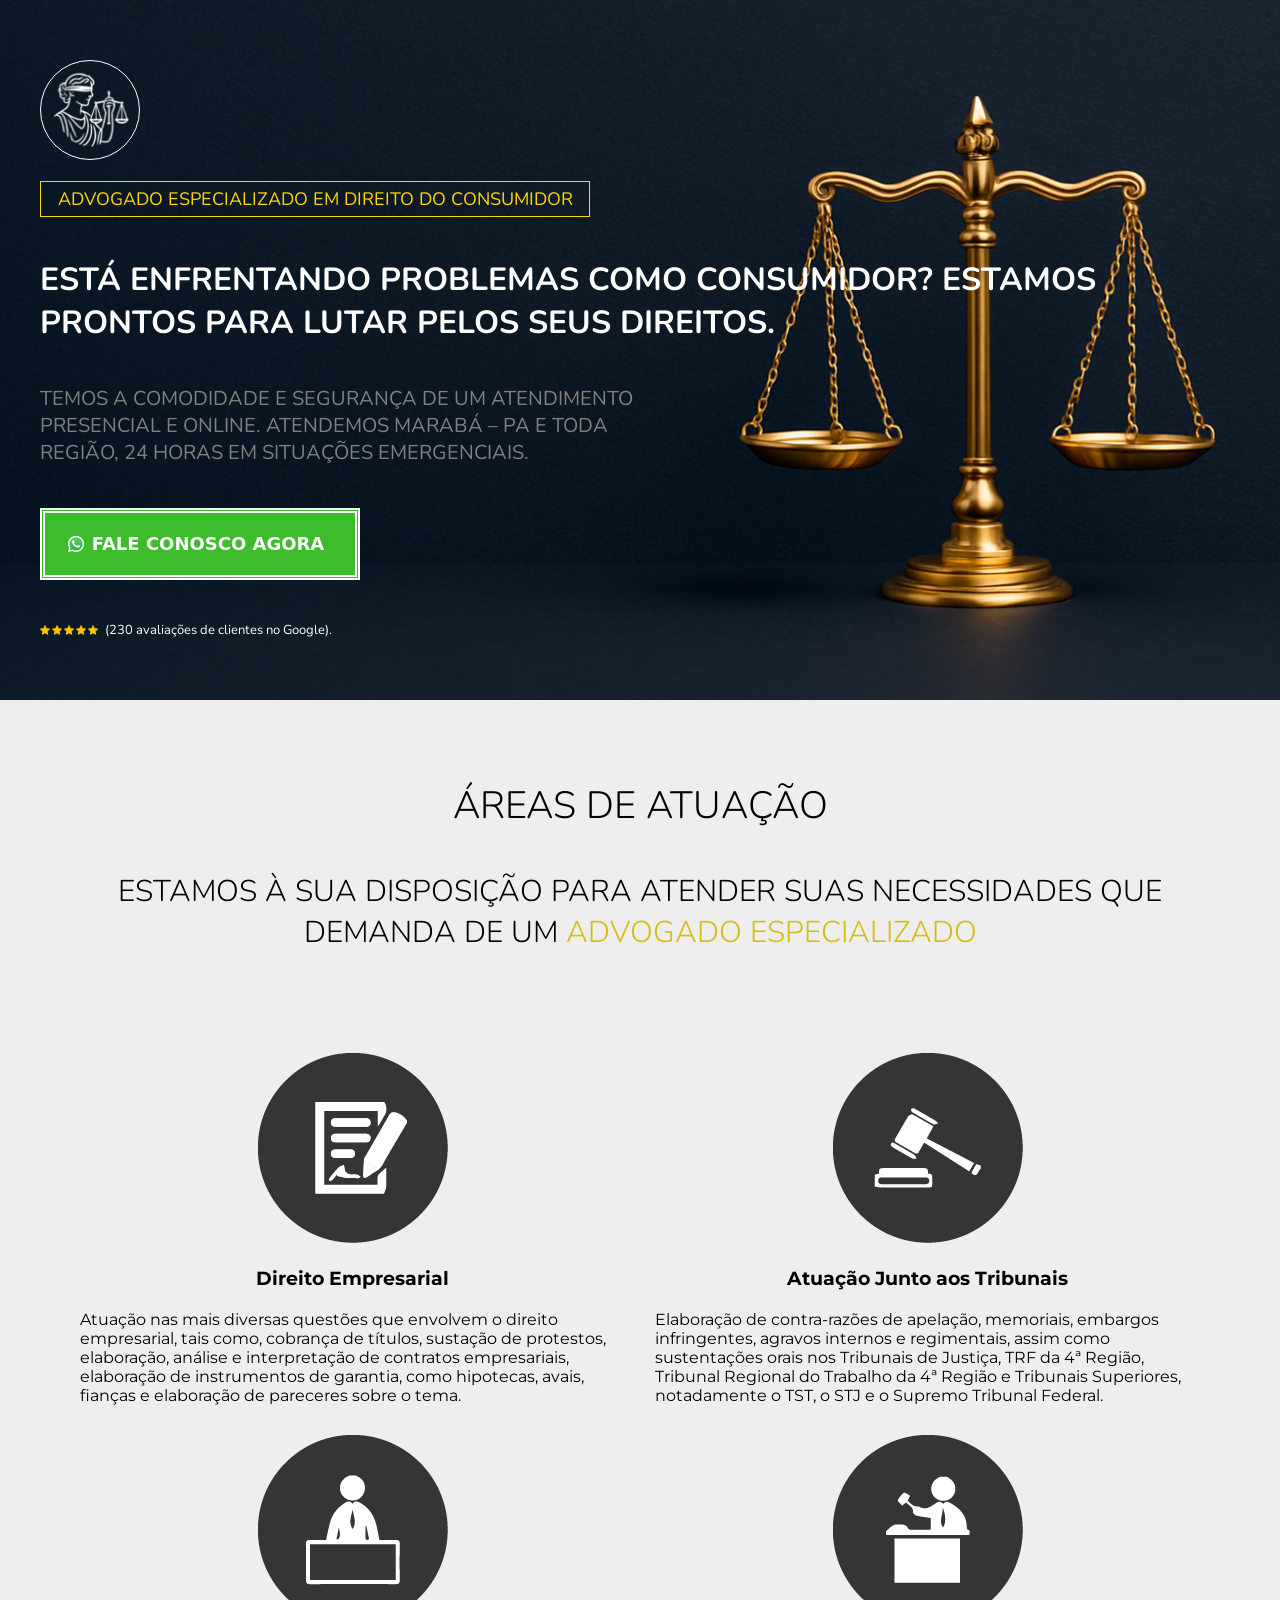
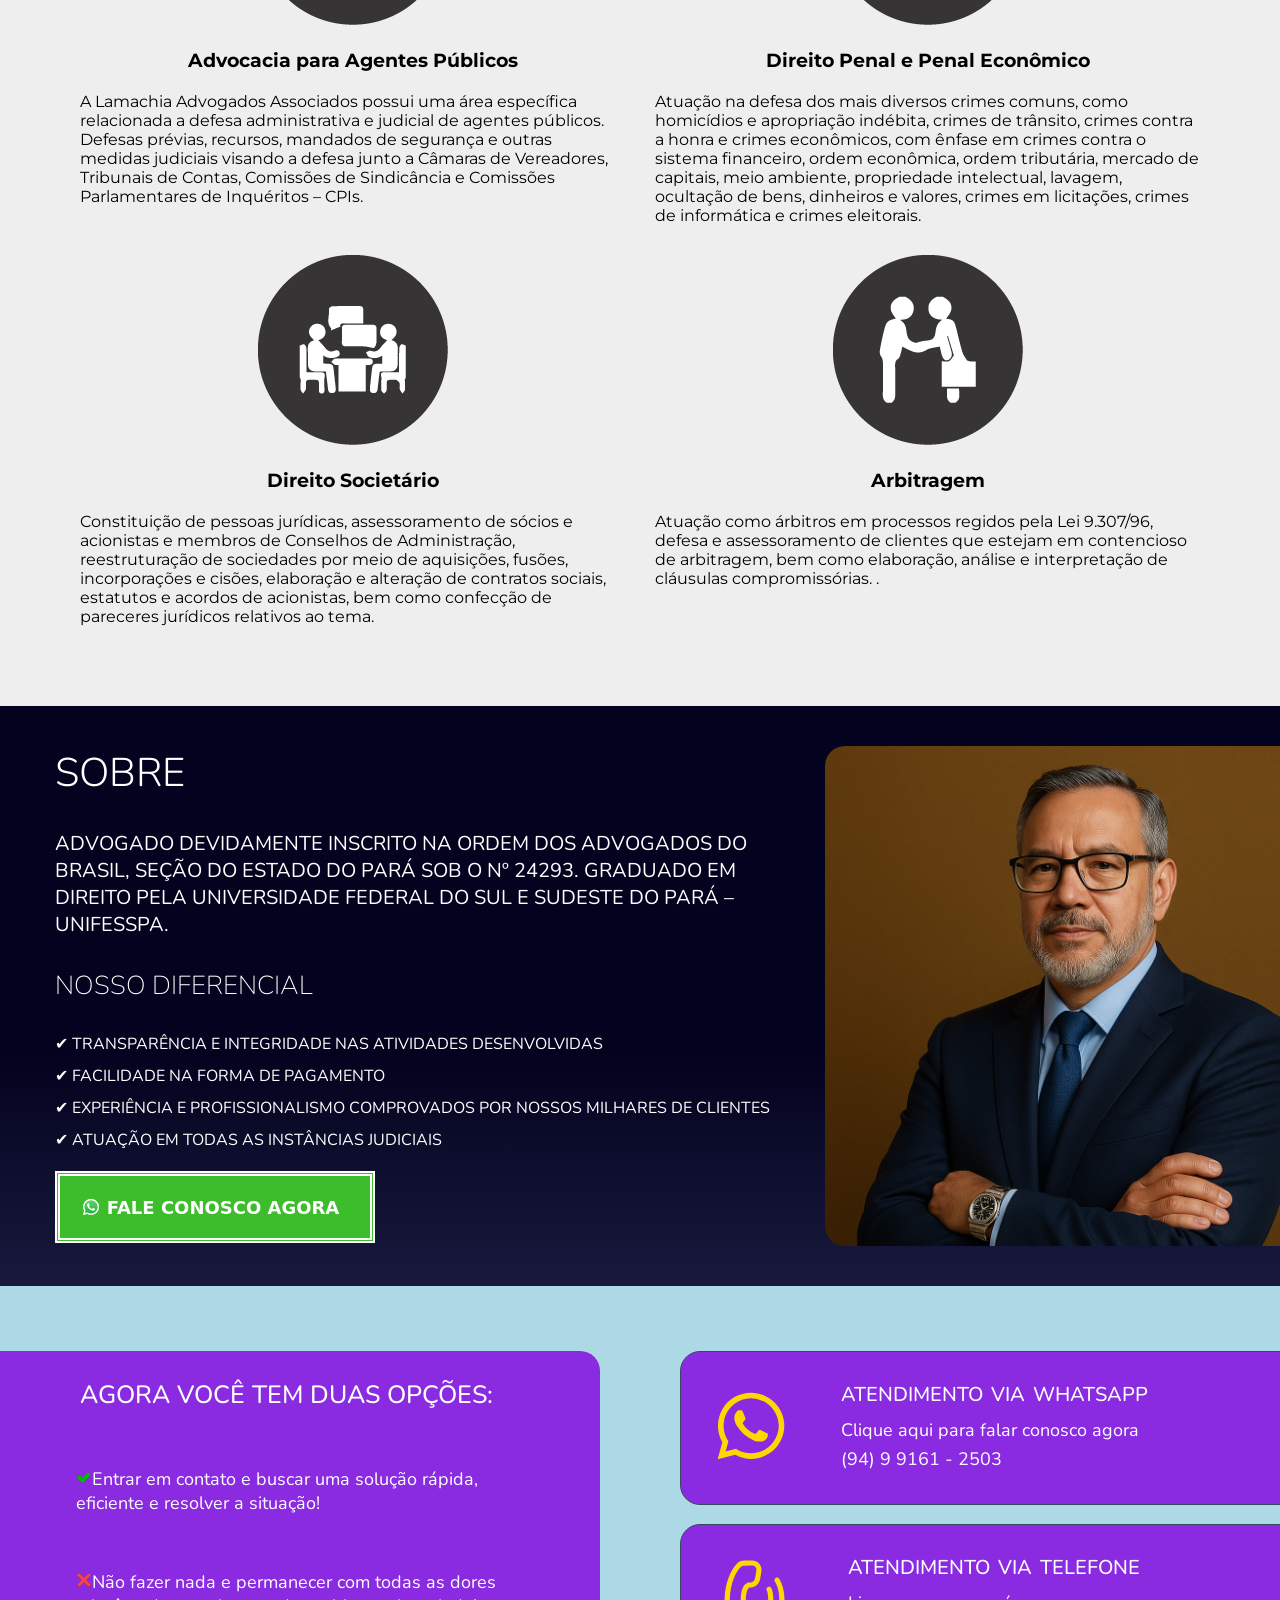
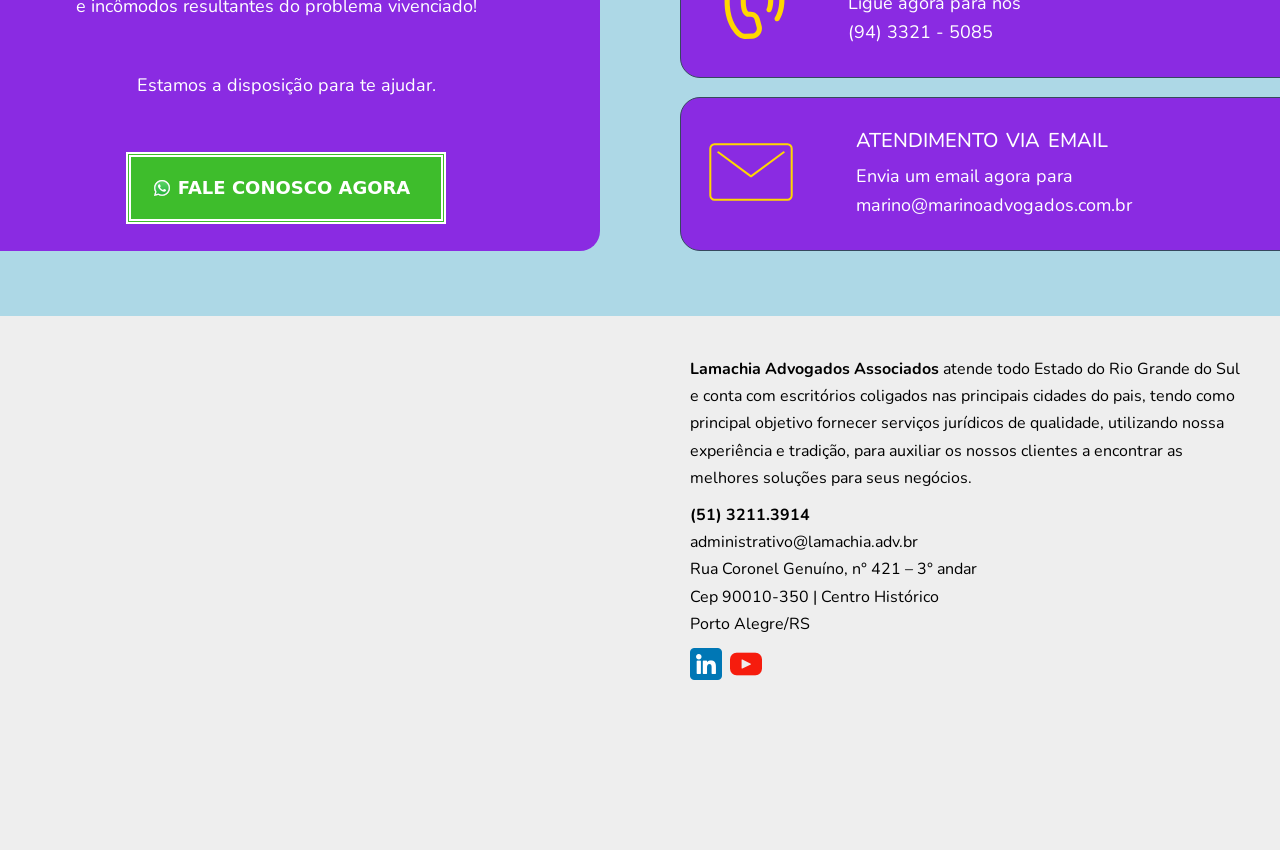
<file: index.html>
<!doctype html>
<html lang="en">
<head>
<meta charset="UTF-8">
<meta name="viewport" content="width=device-width, initial-scale=1.0">
<link rel="stylesheet" href="/assets/css/advocacia.css">
<link rel="stylesheet" media="all and (max-width: 800px)" href="/assets/css/advocacia-mobile.css">
<link rel="preconnect" href="https://fonts.googleapis.com">
<link rel="preconnect" href="https://fonts.gstatic.com" crossorigin>
<link href="https://fonts.googleapis.com/css2?family=Nunito:ital,wght@0,200..1000;1,200..1000&display=swap" rel="stylesheet">
<link rel="preconnect" href="https://fonts.googleapis.com">
<link rel="preconnect" href="https://fonts.gstatic.com" crossorigin>
<link href="https://fonts.googleapis.com/css2?family=Montserrat:ital,wght@0,100..900;1,100..900&display=swap" rel="stylesheet">
<title>Escritório de Advocacia</title>
</head>
<body>
  

<div class="div-one">
<div class="container-div-one">
<div class="container-logo"><a href="#"><img src="/assets/img/Logo do site - branco.png" alt="Imagem Logo de Advocacia"></a></div>
<section class="section-one">
<p>Advogado especializado em direito do consumidor</p>
<h1 class="h1">Está enfrentando problemas como consumidor? Estamos prontos para lutar pelos seus direitos.</h1>
<p>Temos a comodidade e segurança de um atendimento presencial e online. Atendemos Marabá – PA e toda região, 24 horas em situações emergenciais.</p>
<a class="whatsapp-link"><button class="whatsapp-contact"><img src="/assets/img//Whatsapp symbol.png" alt="Logo simbolo do telefone" class="phone-symbol">FALE CONOSCO AGORA</button></a>
<div class="stars"><img src="/assets/img/star.png" alt="Estrelas douradas">
<img src="/assets/img/star.png" alt="Estrelas douradas">
<img src="/assets/img/star.png" alt="Estrelas douradas">
<img src="/assets/img/star.png" alt="Estrelas douradas">
<img src="/assets/img/star.png" alt="Estrelas douradas">
<p>(230 avaliações de clientes no Google).</p>
</div>
</section>
</div>


</div>




<div class="div-two">
<section>
<h2>Áreas de atuação</h2>
<p>Estamos à sua disposição para atender suas necessidades que demanda de um <span>advogado especializado</span></p></section>
<div class="container-div-two">

<div class="grid-item"><span class="icon-ball"><img src="/assets/img/icon-ball-one.png" alt="">
</span>
<h3>Direito Empresarial</h3>
<p>Atuação nas mais diversas questões que envolvem o direito empresarial, tais como, cobrança de títulos, sustação de protestos, elaboração, análise e interpretação de contratos empresariais, elaboração de instrumentos de garantia, como hipotecas, avais, fianças e elaboração de pareceres sobre o tema.</p></div>




<div class="grid-item"><span class="icon-ball"><img src="/assets/img/icon-ball-two.png" alt="">
</span>
<h3>Atuação Junto aos Tribunais</h3>
<p>Elaboração de contra-razões de apelação, memoriais, embargos infringentes, agravos internos e regimentais, assim como sustentações orais nos Tribunais de Justiça, TRF da 4ª Região, Tribunal Regional do Trabalho da 4ª Região e Tribunais Superiores, notadamente o TST, o STJ e o Supremo Tribunal Federal.</p></div>

<div class="grid-item"><span class="icon-ball"><img src="/assets/img/icon-ball-three.png" alt="">
</span>
<h3>Advocacia para Agentes Públicos</h3>
<p>A Lamachia Advogados Associados possui uma área específica relacionada a defesa administrativa e judicial de agentes públicos. Defesas prévias, recursos, mandados de segurança e outras medidas judiciais visando a defesa junto a Câmaras de Vereadores, Tribunais de Contas, Comissões de Sindicância e Comissões Parlamentares de Inquéritos – CPIs.</p></div>

<div class="grid-item"><span class="icon-ball"><img src="/assets/img/icon-balls-four.png" alt="">
</span>
<h3>Direito Penal e Penal Econômico</h3>
<p>Atuação na defesa dos mais diversos crimes comuns, como homicídios e apropriação indébita, crimes de trânsito, crimes contra a honra e crimes econômicos, com ênfase em crimes contra o sistema financeiro, ordem econômica, ordem tributária, mercado de capitais, meio ambiente, propriedade intelectual, lavagem, ocultação de bens, dinheiros e valores, crimes em licitações, crimes de informática e crimes eleitorais.</p></div>

<div class="grid-item"><span class="icon-ball"><img src="/assets/img/icon-ball-five.png" alt="">
</span>
<h3>Direito Societário</h3>
<p>Constituição de pessoas jurídicas, assessoramento de sócios e acionistas e membros de Conselhos de Administração, reestruturação de sociedades por meio de aquisições, fusões, incorporações e cisões, elaboração e alteração de contratos sociais, estatutos e acordos de acionistas, bem como confecção de pareceres jurídicos relativos ao tema.</p></div>

<div class="grid-item"><span class="icon-ball"><img src="/assets/img/icon-ball-six.png" alt="">
</span>
<h3>Arbitragem</h3>
<p>Atuação como árbitros em processos regidos pela Lei 9.307/96, defesa e assessoramento de clientes que estejam em contencioso de arbitragem, bem como elaboração, análise e interpretação de cláusulas compromissórias.
.</p></div>

</div>

</div>

<div class="div-three">

<section class="containter-section-three">
<div class="grid-item-two">
<h3>SOBRE</h3>
<p>Advogado devidamente inscrito na Ordem dos Advogados do Brasil, Seção do Estado do Pará sob o nº 24293. Graduado em Direito pela Universidade Federal do Sul e Sudeste do Pará – UNIFESSPA.</p>

<p>Nosso Diferencial</p>
<p>✔ Transparência e integridade nas atividades desenvolvidas</p>
<p>✔ Facilidade na forma de pagamento</p>
<p>✔ Experiência e profissionalismo comprovados por nossos milhares de clientes</p>
<p>✔ Atuação em todas as instâncias judiciais</p>
<a class="whatsapp-link"><button class="whatsapp-contact"><img src="/assets/img//Whatsapp symbol.png" alt="Logo simbolo do telefone" class="phone-symbol">FALE CONOSCO AGORA</button></a>
</div>

<div class="grid-item-two">
<img src="/assets/img/Advogado Confiante Elegante.png" alt="">
</div>

</section>

</div>


<div class="div-four">

<div class="container-four">

<div class="container-itemI container-one">
<section>
<h3>AGORA VOCÊ TEM DUAS OPÇÕES:</h3>
<p><span><img src="/assets/img/Green Mark.png" alt=""></span>Entrar em contato e buscar uma solução rápida, eficiente e resolver a situação!</p>
<p><span><img src="/assets/img/Red cross.png" alt=""></span>Não fazer nada e permanecer com todas as dores e incômodos resultantes do problema vivenciado!</p>
<p>Estamos a disposição para te ajudar.</p>
<a class="whatsapp-link" target="_blank"><button class="whatsapp-contact"><img src="/assets/img/Whatsapp symbol.png" alt="Logo simbolo do telefone" class="phone-symbol">FALE CONOSCO AGORA</button></a>
</section>

</div>
<div class="container-itemI container-two">
<div class="list-item-one list-item">
<span class="symbol-image"><a class="whatsapp-link"><img src="/assets/img/Whatsapp svg.svg" alt=""></a></span>
<section>
<h3><a class="whatsapp-link">Atendimento via whatsapp</a></h3>
<p><a class="whatsapp-link">Clique aqui para falar conosco agora</a></p>
<p><a class="whatsapp-link">(94) 9 9161 - 2503</a></p>
</div>
<div class="list-item-two list-item">
<span class="symbol-image"><a class="telephone-link"><img src="/assets/img/Phone svg.svg" alt=""></a></span>
<section>
<h3><a class="telephone-link">Atendimento via telefone</a></h3>
<p><a class="telephone-link">Ligue agora para nós</a></p>
<p><a class="telephone-link">(94) 3321 - 5085</a></p></div>

<div class="list-item-three list-item">
<span class="symbol-image"><a class="gmail-link"><img src="/assets/img/Gmail svg.svg" alt=""></a></span>
<section>
<h3><a class="gmail-link">Atendimento via email</a></h3>
<p><a class="gmail-link">Envia um email agora para</a></p>
<p><a class="gmail-link">marino@marinoadvogados.com.br</a></p></div>
</div>



</div>




</div>

</div>



<div class="div-five">

<div class="container-five">
<div class="footer-container"><iframe src="https://www.google.com/maps/embed?pb=!1m18!1m12!1m3!1d3834.7476705657846!2d-47.981470123811214!3d-16.026645628719024!2m3!1f0!2f0!3f0!3m2!1i1024!2i768!4f13.1!3m3!1m2!1s0x9359871fb43d09a5%3A0x9bcd99c324a85f80!2sChifrudo%20-%20Santa%20Maria%2C%20Bras%C3%ADlia%20-%20DF%2C%20Brasil!5e0!3m2!1spt-BR!2sus!4v1749420966370!5m2!1spt-BR!2sus" width="600" height="450" style="border:0;" allowfullscreen="" loading="lazy" referrerpolicy="no-referrer-when-downgrade"></iframe></div>


<div class="footer-container"><p><strong>Lamachia Advogados Associados</strong> atende todo Estado do Rio Grande do Sul e conta com escritórios coligados nas principais cidades do pais, tendo como principal objetivo fornecer serviços jurídicos de qualidade, utilizando nossa experiência e tradição, para auxiliar os nossos clientes a encontrar as melhores soluções para seus negócios.</p>
<p><strong>(51) 3211.3914</strong><br>
administrativo@lamachia.adv.br <br>
Rua Coronel Genuíno, n° 421 – 3° andar <br>
Cep 90010-350 | Centro Histórico <br>
Porto Alegre/RS</p>
<section>
<a href="https://www.linkedin.com/" target="_blank" class="social-media-icon"><img src="/assets/img/Linkedin symbol.png" alt="Linkedin button social media"></a>
<a href="https://www.youtube.com/" target="_blank" class="social-media-icon"><img src="/assets/img/Youtube symbol.png" alt="YouTube button social media"></a>
</section>

</div>

</div>


</div>

<script src="/advocacia.js"></script>
</body>
</html>
</file>
<file: assets/css/advocacia.css>
*,
*::before,
*::after {
  box-sizing: border-box;
margin: 0;
padding: 0;
}



html {
font-size: 62.5%;
 font-family: "Nunito", sans-serif;
scroll-behavior: smooth;
}

a {
text-decoration: none;
}

.div-one {
min-height: 50vh;
width: 100vw;
display: grid;
justify-content: center;
padding: 4rem;
flex-wrap: nowrap;
background-image: url("/assets/img/Background\ image.png");
background-position: center;
background-size: cover;
}

.container-div-one {
 width: 100%;
  max-width: 130rem;
  margin: 0 auto;
}

.container-logo, .container-logo img {
width: 10rem;
height: 10rem;
margin: 1rem 0;
border-radius: 5rem;
cursor: pointer;
}

.container-logo img {
border: 0.1rem solid #fff;
}

.section-one {
margin: 0 auto;
color: #fff;
min-width: 65rem;
height: 50rem;
text-transform: uppercase;
display: flex;
flex-wrap: nowrap;
flex-direction: column;
justify-content: space-around;
}


h1 {
font-size: 3.2rem;
}

.section-one p:nth-child(1) {
color: gold;
border: 0.1rem solid gold;
padding: 0.5rem 0;
font-size: 1.8rem;
max-width: 55rem;
text-align: center;
}

.section-one p:nth-of-type(2) {
color: grey;
font-size: 2rem;
width: 60rem;
}

.phone-symbol {
position: relative;
left: -8px;
}

.stars img {
width: 1rem;
height: 1rem;
margin-right: 0.2rem;
}

.stars {
display: flex;
align-items: center;
}

.section-one .stars p {
font-size: 1.3rem;
margin-left: 0.5rem;
text-transform: none;
}

.whatsapp-contact {
background: rgb(62, 189, 44);
height: 7.2rem;
width: 32rem;
display: flex;
justify-content: center;
align-items: center;
color: white;
font-weight: 600;
cursor: pointer;
font-size: 1.8rem;
border: double 0.5rem white;
font-family: system-ui, -apple-system, BlinkMacSystemFont, 'Segoe UI', Roboto, Oxygen, Ubuntu, Cantarell, 'Open Sans', 'Helvetica Neue', sans-serif;
transition: ease 300ms;
}

.social-media-icon:nth-child(2) {
padding-left: 5px;
}

.whatsapp-contact:hover {
background: rgb(69, 214, 50);
}

.div-two {
overflow: auto;
width: 100vw;
background: #eee;
display: grid;
justify-items: center;
min-height: 100vh;
flex-wrap: nowrap;
padding: 4rem;
}

.div-two section {
text-align: center;
text-transform: uppercase;
margin-bottom: 3rem;
}

.div-two section h2 {
font-size: 3.8rem;
font-weight: 300;
margin: 4rem 0;
}

.div-two section p {
font-size: 3.0rem;
font-weight: 300;
max-width: 120rem;
margin-bottom: 3rem;
}

.div-two section span {
color: rgb(217, 187, 17);
}

.container-div-two {
min-height: 100vh;
display: grid;
gap: 3rem;
padding: 4rem;
flex-wrap: nowrap;
grid-template-columns: 1fr 1fr;
}

.grid-item {
margin: 0 auto;
min-width: 51rem;
display: flex;
align-items: center;
flex-direction: column;
font-size: 1.6rem;
font-family: "Montserrat", sans-serif;
}

.grid-item h3{
margin: 2rem;
}

.div-three {
width: 100%;
padding: 4rem;
min-width: 100vh;
background: linear-gradient(rgb(3, 3, 31) 60%, rgba(2, 2, 42, 0.908));
background-position: center;
background-size: cover;
color: white;
text-transform: uppercase;
display: flex;
align-items: center;
}

.grid-item-two {
width: 75rem;
}

.grid-item-two h3 {
font-size: 4rem;
font-weight: 300;
margin-bottom: 3rem;
}

.grid-item-two p:nth-of-type(1) {
font-size: 2rem;
margin-bottom: 3rem;
}

.containter-section-three {
padding: 0 8rem;
max-width: 130rem;
margin: 0 auto;
display: grid;
justify-content: center;
grid-template-columns: 1.5fr 1fr;
column-gap: 2rem;
flex-flow: column nowrap;
}

.grid-item-two p:nth-of-type(2) {
font-size: 2.6rem;
margin-bottom: 3rem;
font-weight: 100;
}

.grid-item-two p {
font-size: 1.6rem;
margin-bottom: 1rem;
}

.containter-section-three .whatsapp-contact {
margin-top: 2rem;
}

.grid-item-two:nth-child(2) img {
width: 100%;
height: 100%;
border-radius: 2rem;
}

.grid-item-two:nth-child(2) {
width: 50rem;
height: 50rem;
}






.container-section-five .grid-item-four {
font-size: 1.6rem;
margin-bottom: 2rem;
}

.grid-item-four p {
margin-bottom: 2rem;
font-family: system-ui, -apple-system, BlinkMacSystemFont, 'Segoe UI', Roboto, Oxygen, Ubuntu, Cantarell, 'Open Sans', 'Helvetica Neue', sans-serif;
}



.div-four {
justify-content: center;
overflow: auto;
min-width: 75rem;
flex-wrap: nowrap;
padding: 4rem;
min-height: 70vh;
background: lightblue;
display: grid;
align-items: center;
color: white;
}

.container-four {
display: grid;
height: 50rem;
grid-template-columns: 1fr 1fr;
column-gap: 8rem;
}

.container-itemI {
border-radius: 2rem;
}

.container-one {
display: flex;
background: blueviolet;
justify-content: center;
width: 62.8rem;
height: 50rem;
font-size: 1.8rem;
}

.container-one section {
height: 100%;
width: 42rem;
display: flex;
align-items: center;
justify-content: space-around;
flex-direction: column;
}

.container-one section h3 {
font-size: 2.5rem;

font-weight: 500;
}

.container-two {
border-radius: 2rem;
display: grid;
height: 50rem;
align-content: space-between;
}

.container-two .list-item {
display: flex;
background: blueviolet;
flex-direction: column;
justify-content: center;
align-items: center;
position: relative;
}

.container-two .list-item h3 {
font-size: 2rem;
word-spacing: 0.3rem;
font-weight: 500;
}

.container-two .list-item p {
font-size: 1.8rem;
margin-bottom: 0.5rem;
}

.container-two h3{
margin-bottom: 1rem;
text-transform: uppercase;
}

.container-two a {
color: white;
cursor: pointer;
}

.list-item {
height: 15.4rem;
width: 62.8rem;
border-radius: 2rem;
border: 1px solid #36485E;
}

.symbol-image {
position: absolute;
left: 0;
margin-left: 2rem;
z-index: 2;
}

.div-five {
padding: 4rem;
background: #eee;
min-height: 50vh;
min-width: 75rem;
}

.container-five {
display: grid;
grid-template-columns: 1fr 1fr;
max-width: 120rem;
margin: 0 auto;
gap: 5rem;
}

.footer-container p {
font-size: 1.6rem;
line-height: 1.7;
margin-bottom: 1rem;
}
</file>
<file: assets/css/advocacia-mobile.css>
.div-one {
width: 100vh;
flex-wrap: nowrap;
}

.section-one {
width: 100vw;
display: flex;
align-items: center;
min-height: 100vh;
flex-direction: column;
flex-wrap: nowrap;
max-width: 650px;
}

.container-div-one{
display: flex;
align-items: center;
flex-direction: column;
}

.div-two {
width: 100vh;
flex-direction: column;
flex-wrap: nowrap;
justify-content: center;
}

.container-div-two {
min-height: 100vh;
width: 100vw;
margin: 0 auto;
grid-template-columns: 1fr;
align-items: space-between;
flex-wrap: nowrap;
justify-content: center;
}

.div-two section p {
font-size: 3rem;
flex-wrap: nowrap;
font-weight: 300;
margin: 8rem 0;
}

.div-three {
min-height: 100vh;
padding: 4rem;
width: 100vw;
}

.containter-section-three {
width: 100vw;
min-height: 100vh;
flex-wrap: nowrap;
justify-content: center;
grid-template-columns: 1fr;
row-gap: 40px;
margin: 0 auto;
}

.grid-item-two {
display: flex;
flex-direction: column;
align-items: center;
}

.grid-item-two:nth-child(2) img {
width: 100%;
height: 100%;
border-radius: 2rem;
}

.grid-item-two:nth-child(2) {
max-width: 40rem;
height: auto;
aspect-ratio: 1 / 1;
margin: 0 auto;
}

.grid-item-two p:nth-of-type(1) {
text-align: center;

}

.grid-item-two p:nth-of-type(2) {
align-self: center;
}

.grid-item-two p {
text-align: left;
align-self: start;
}

.div-four {
        min-height: 100vh;
        padding: 4rem;
        width: 100vw;
justify-content: center;
flex: 1;
flex-wrap: nowrap;
}



.container-four {
flex-direction: column;
grid-template-columns: 1fr;
height: 100%;
border-radius: 2rem;
row-gap: 3rem;
flex: 1;
flex-wrap: nowrap;
}


.list-item {
flex: 1;
flex-wrap: nowrap;
}

.container-five {
grid-template-columns: 1fr;
flex-wrap: nowrap;
flex: 1;
}
</file>
